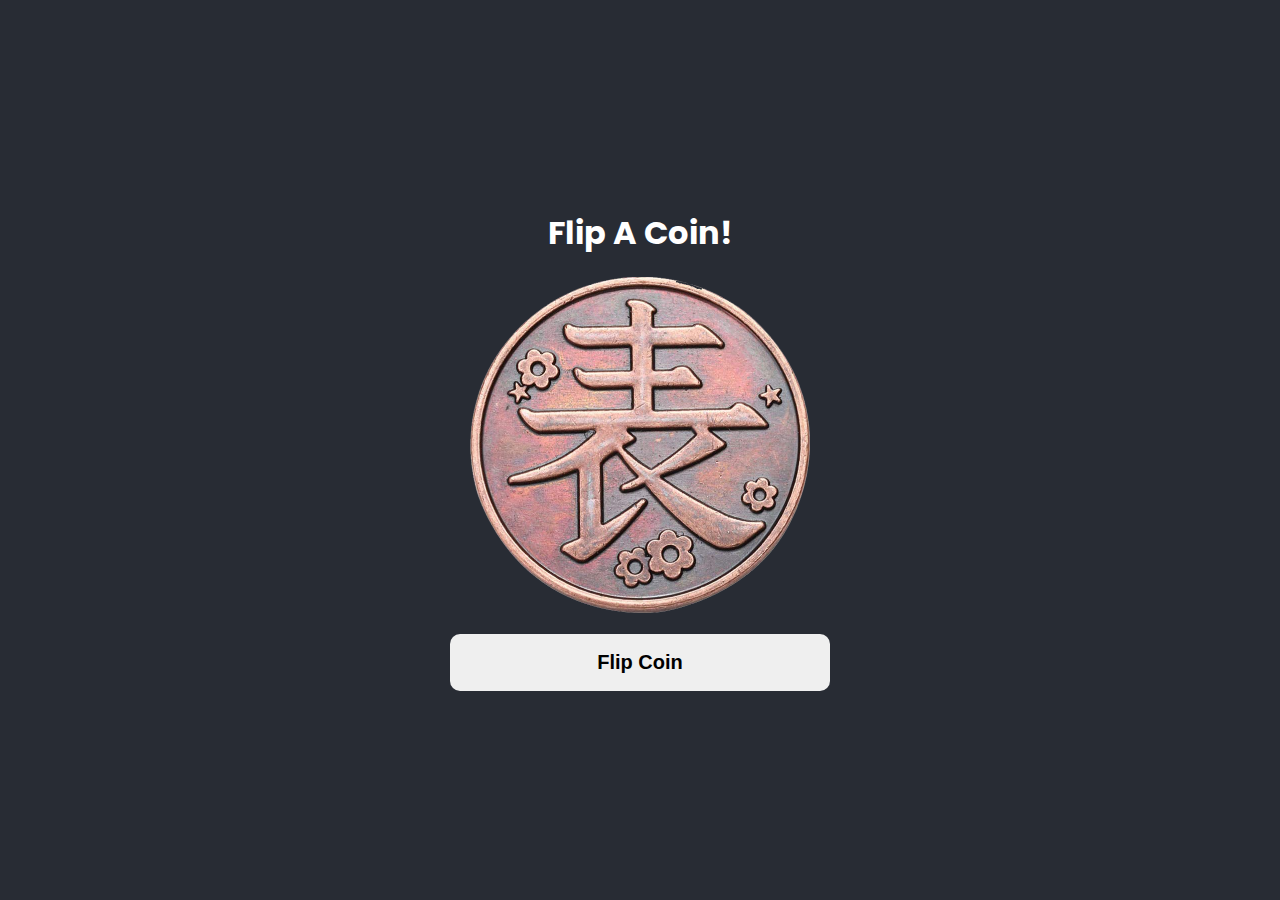
<file: index.html>
<!DOCTYPE html>
<html lang="en">
<head>
    <!--Set meta data-->
    <meta charset="UTF-8">
    <meta name="viewport" content="width=device-width, initial-scale=1.0">

    <!--Link to other sources-->
    <link rel="preconnect" href="https://fonts.googleapis.com">
    <link rel="preconnect" href="https://fonts.gstatic.com" crossorigin>
    <link href="https://fonts.googleapis.com/css2?family=Poppins:wght@400;700&display=swap" rel="stylesheet">

    <link rel="stylesheet" href="./src/assets/styles/style.css">

    <!--Set Title-->
    <title>Flip Coin</title>
</head>

<body>
    <main class="main-container">
        <h1 class="heading" id="title">Flip A Coin!</h1>
        <div class="img-container">
            <img class="coin-img" id="coin-001" src="./src/assets/imgs/coin/coin-heads-001.png" alt="Coin Heads Side Up">
        </div>
        <button class="button" id="flip-button">
            <h2 class="button-title">Flip Coin</h2>
        </button>
    </main>

    <script type="text/javascript" src="./src/features/coin-flip-animation/coin-flip-animation.js"></script>
</body>
</html>
</file>
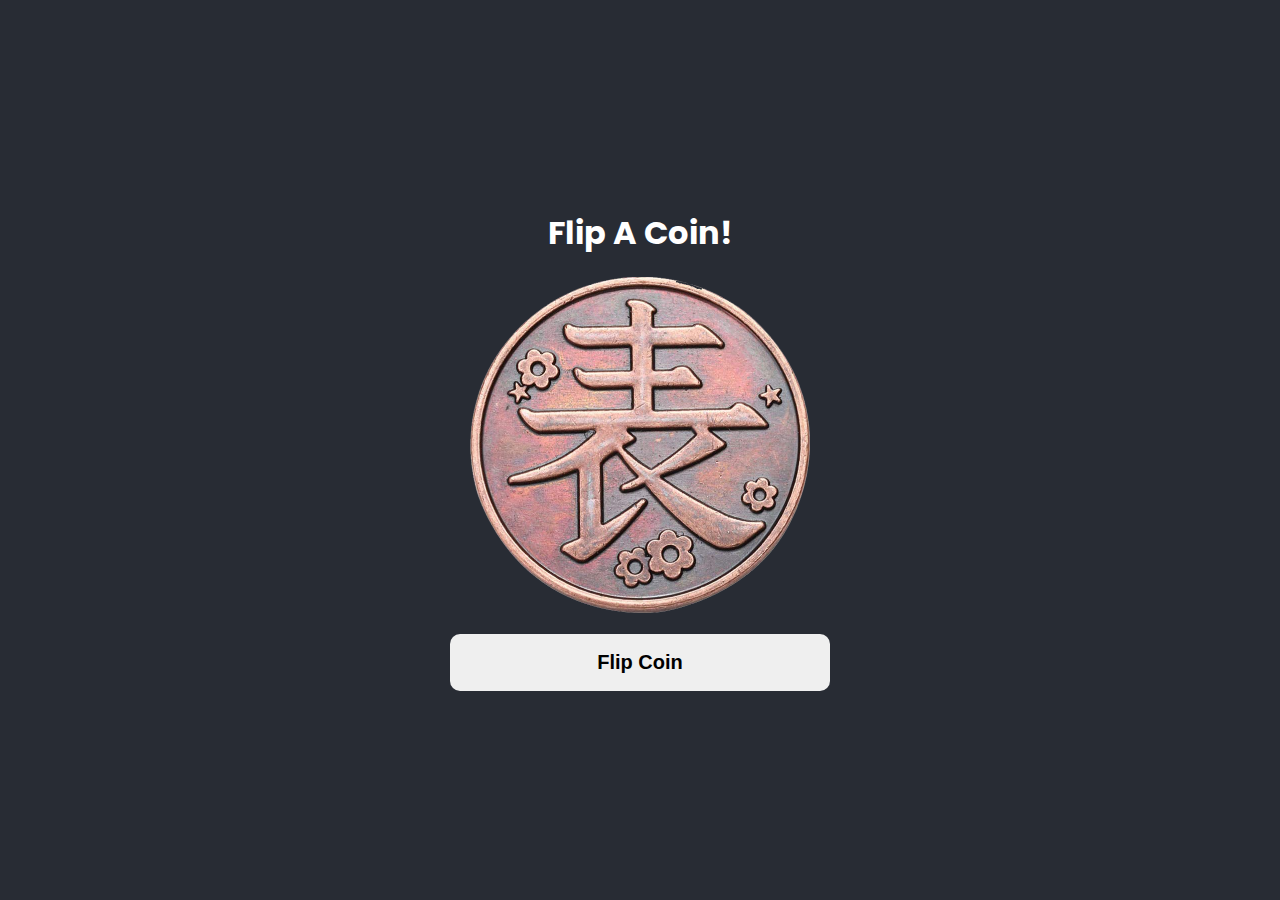
<file: src/pages/home/home-page.html>
<!DOCTYPE html>
<html lang="en">
<head>
    <!--Set meta data-->
    <meta charset="UTF-8">
    <meta name="viewport" content="width=device-width, initial-scale=1.0">

    <!--Link to other sources-->
    <link rel="preconnect" href="https://fonts.googleapis.com">
    <link rel="preconnect" href="https://fonts.gstatic.com" crossorigin>
    <link href="https://fonts.googleapis.com/css2?family=Poppins:wght@400;700&display=swap" rel="stylesheet">

    <link rel="stylesheet" href="../../assets/styles/style.css">

    <!--Set Title-->
    <title>Flip Coin</title>
</head>

<body>
    <main class="main-container">
        <h1 class="heading" id="title">Flip A Coin!</h1>
        <div class="img-container">
            <img class="coin-img" id="coin-001" src="../../assets/imgs/coin/coin-heads-001.png" alt="Coin Heads Side Up">
        </div>
        <button class="button" id="flip-button">
            <h2 class="button-title">Flip Coin</h2>
        </button>
    </main>

    <script type="text/javascript" src="../../features/coin-flip-animation/coin-flip-animation.js"></script>
</body>
</html>
</file>
<file: src/assets/styles/style.css>
html {
    --background-color: #282c34;
    --text-color: #ffffff;
    --font: "Poppins", Helvetica, sans-serif;
    font-size: 1rem;
    width: 100%;
    height: 100%;
}

body {
    background-color: var(--background-color);
    color: var(--text-color);
    width: 90%;
    height: 100%;
    margin: 0 auto;
    font-family: var(--font);
}

.main-container {
    width: 100%;
    height: 100%;
    display: flex;
    flex-direction: column;
    justify-content: center;
    align-items: center;
}

#title {
    width: 33%;
    text-align: center;
    margin: 1rem auto;
}

.img-container {
    width: 33%;
    display: flex;
    justify-content: center;
    align-items: center;
}

@keyframes spin {
    from {
        transform: rotateY(0deg);
    } to {
        transform: rotateY(720deg);
    }
}

.coin-img {
    width: 30%;
    height: auto;
    animation-name: none;
    animation-duration: 0;
}

.coin-img.flip {
    animation-name: spin;
    animation-duration: 1s;
}

.button {
    margin: 1rem 0;
    border-radius: 10px;
    width: 15%;
    border: none;
}

.button h2 {
    margin: 1rem auto;
}

.button:hover {
    opacity: 0.5;
    cursor: pointer;
}


@media screen and (width <= 7200px) {
    .button {
        width: 33%;
    }

    .img-container {
        width: 100%;
        height: auto;
    }
}
</file>
